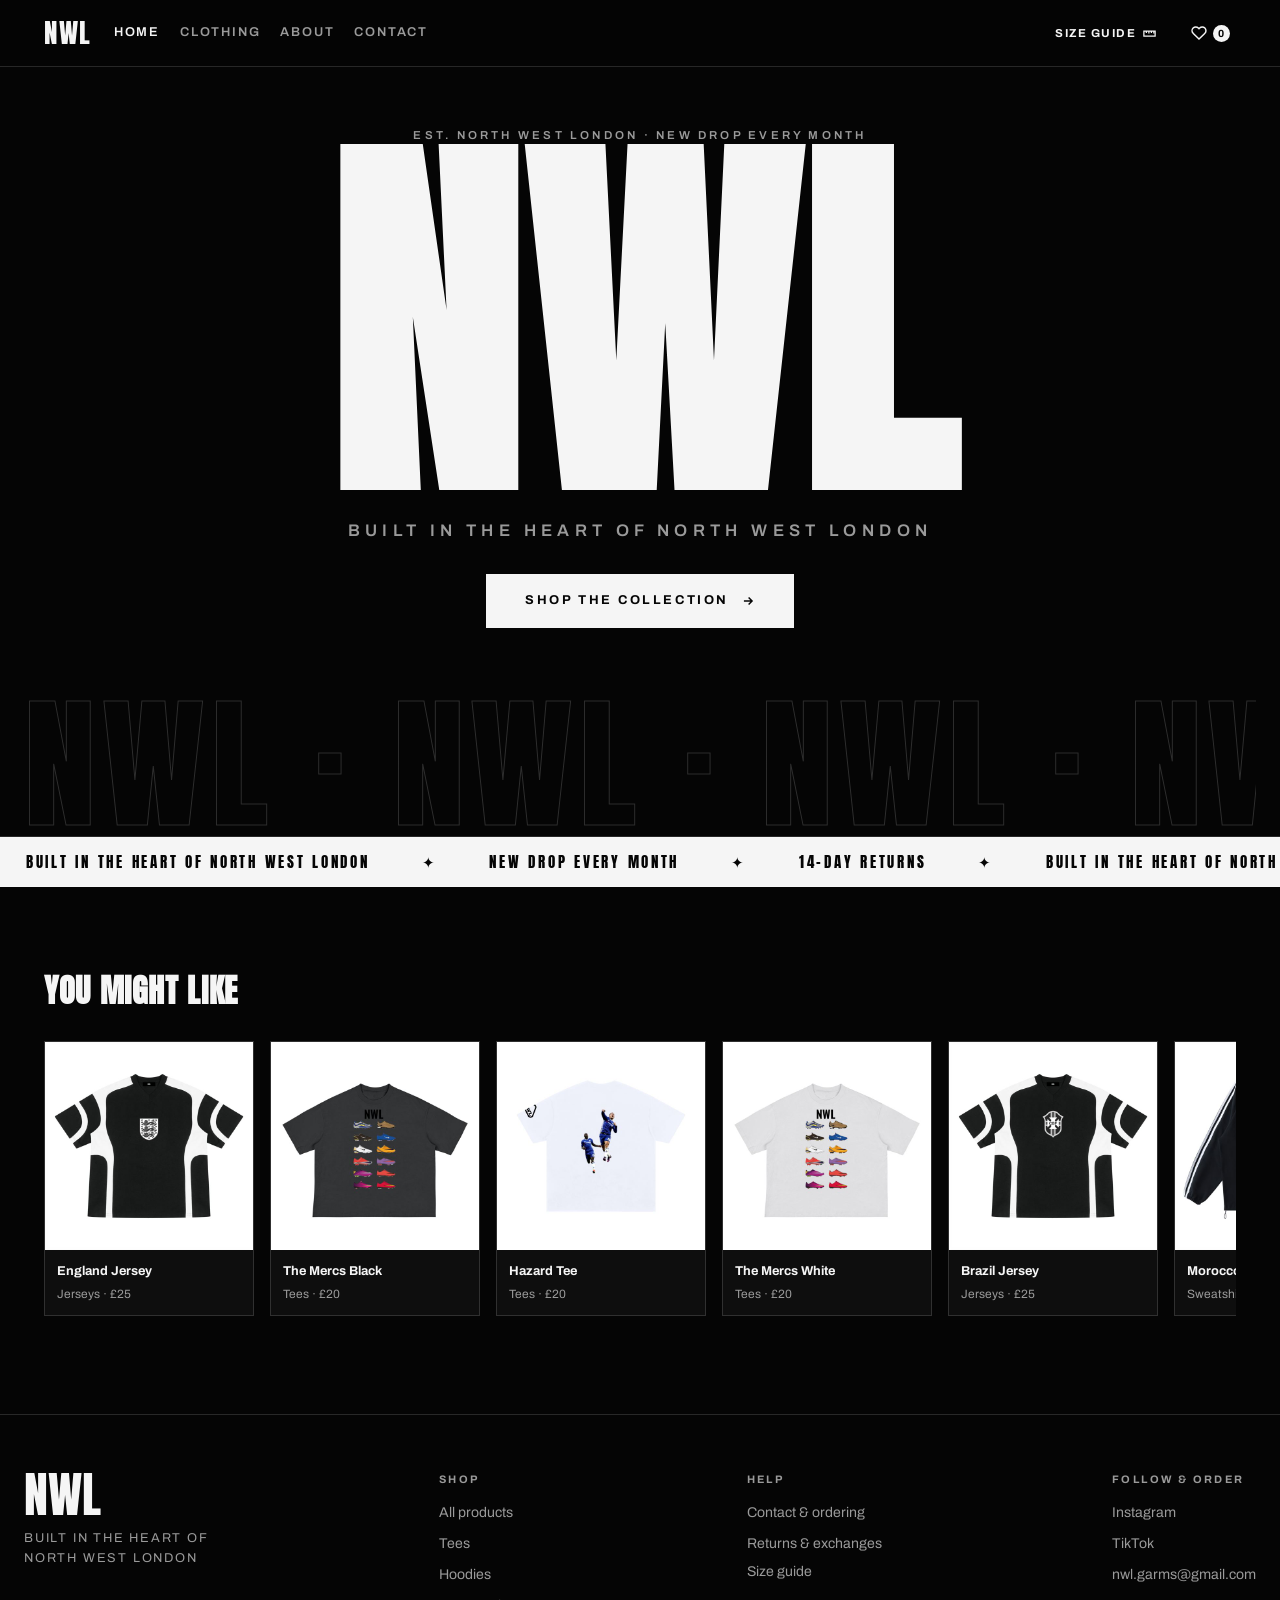
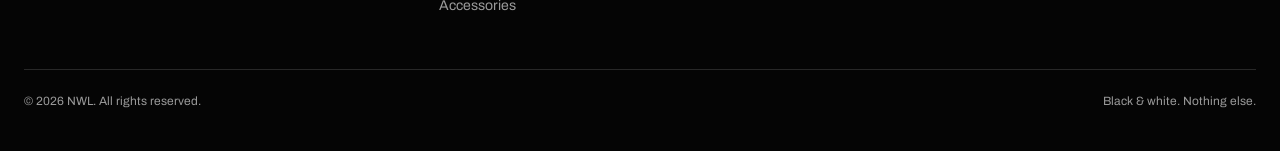
<file: index.html>
<!DOCTYPE html>
<html lang="en-GB">
<head>
  <link rel="icon" type="image/x-icon" href="/favicon.ico">
<link rel="icon" type="image/png" sizes="16x16" href="/favicon-16x16.png">
<link rel="icon" type="image/png" sizes="32x32" href="/favicon-32x32.png">
<link rel="apple-touch-icon" href="/apple-touch-icon.png">
<link rel="manifest" href="/site.webmanifest">
<meta charset="UTF-8">
<meta name="viewport" content="width=device-width, initial-scale=1.0">
<title>NWL — Built in the Heart of North West London</title>
<meta name="description" content="NWL — streetwear built in the heart of North West London. Black and white only. New drop every month. Order by email.">
<meta property="og:title" content="NWL — North West London Streetwear">
<meta property="og:description" content="Built in the heart of North West London. Black &amp; white. New drop every month.">
<meta property="og:type" content="website">
<link rel="icon" href="data:image/svg+xml,%3Csvg xmlns='http://www.w3.org/2000/svg' viewBox='0 0 64 64'%3E%3Crect width='64' height='64' fill='%23050505'/%3E%3Ctext x='32' y='42' font-family='Arial Black,Arial' font-size='24' font-weight='900' fill='%23ffffff' text-anchor='middle'%3ENWL%3C/text%3E%3C/svg%3E">
<link rel="preconnect" href="https://fonts.googleapis.com">
<link rel="preconnect" href="https://fonts.gstatic.com" crossorigin>
<link href="https://fonts.googleapis.com/css2?family=Anton&family=Archivo:wght@400;500;600;700&display=swap" rel="stylesheet">
<link rel="stylesheet" href="styles.css">
</head>
<body>

<!-- ================= NAV ================= -->
<header class="nav">
  <div class="nav-inner">
    <a href="#home" class="logo" data-page="home">NWL</a>
    <nav class="nav-links">
      <a href="#home" data-page="home">Home</a>
      <a href="#shop" data-page="shop">Clothing</a>
      <a href="#about" data-page="about">About</a>
      <a href="#contact" data-page="contact">Contact</a>
    </nav>
    <div class="nav-spacer"></div>
    <button class="icon-btn" id="sizeGuideBtn"><span class="icon-label">Size Guide</span><svg width="15" height="15" viewBox="0 0 24 24" fill="none" stroke="currentColor" stroke-width="2"><path d="M3 8h18v8H3z"/><path d="M7 8v3M11 8v4M15 8v3M19 8v4"/></svg></button>
    <button class="icon-btn" id="wishlistBtn" aria-label="Open wishlist">
      <svg width="16" height="16" viewBox="0 0 24 24" fill="none" stroke="currentColor" stroke-width="2.2"><path d="M20.8 4.6a5.5 5.5 0 0 0-7.8 0L12 5.6l-1-1a5.5 5.5 0 0 0-7.8 7.8l1 1L12 21l7.8-7.6 1-1a5.5 5.5 0 0 0 0-7.8z"/></svg>
      <span class="count-badge" id="wishCount">0</span>
    </button>
  </div>
</header>

<!-- ================= HOME PAGE ================= -->
<div class="page active" id="page-home">

<!-- ================= HERO ================= -->
<section class="hero" id="top">
  <p class="eyebrow hero-eyebrow">Est. North West London · New drop every month</p>
  <h1 class="hero-title">NWL</h1>
  <p class="hero-tag">Built in the heart of North West London</p>
  <a class="hero-cta" href="#shop" data-page="shop">Shop the collection
    <svg width="14" height="14" viewBox="0 0 24 24" fill="none" stroke="currentColor" stroke-width="2.5"><path d="M5 12h14M13 6l6 6-6 6"/></svg>
  </a>
  <div class="hero-ghost" aria-hidden="true">NWL · NWL · NWL · NWL · NWL · NWL · NWL · NWL</div>
</section>

<!-- ================= MARQUEE ================= -->
<div class="marquee" aria-hidden="true">
  <div class="marquee-track" id="marqueeTrack">
    <span>Built in the heart of North West London</span><span>✦</span>
    <span>New drop every month</span><span>✦</span>
    <span>14-day returns</span><span>✦</span>
  </div>
</div>

<!-- ================= RECOMMENDATIONS (home) ================= -->
<section class="section" id="recsSection">
  <div class="section-head">
    <h2 class="section-title" style="font-size:clamp(1.4rem,3vw,2rem)">You might like</h2>
  </div>
  <div class="row-scroll" id="recsRow"></div>
</section>

<!-- ================= RECENTLY VIEWED (home) ================= -->
<section class="section" id="recentSection" style="display:none;padding-top:0">
  <div class="section-head">
    <h2 class="section-title" style="font-size:clamp(1.4rem,3vw,2rem)">Recently viewed</h2>
  </div>
  <div class="row-scroll" id="recentRow"></div>
</section>

</div><!-- /page-home -->

<!-- ================= CLOTHING PAGE ================= -->
<div class="page" id="page-shop">
<main class="section" id="shop">
  <div class="section-head">
    <h2 class="section-title">Clothing</h2>
    <span class="result-count" id="resultCount"></span>
  </div>

  <div class="tabs" id="tabs" role="tablist" aria-label="Collections"></div>

  <div class="filters">
    <div class="filter-group">
      <span class="filter-label">Size</span>
      <div id="sizeFilters"></div>
    </div>
    <div class="filter-group">
      <span class="filter-label">Colour</span>
      <div id="colourFilters"></div>
    </div>
    <div class="filter-group">
      <span class="filter-label">Price</span>
      <div id="priceFilters"></div>
    </div>
    <button class="clear-filters" id="clearFilters">Clear all</button>
  </div>

  <div id="shopSections"></div>
</main>
</div><!-- /page-shop -->

<!-- ================= ABOUT PAGE ================= -->
<div class="page" id="page-about">
<section class="about" id="about">
  <div class="section about-grid">
    <h2 class="about-big">This is it.<br>Founded at 13,<br>in the heart of<br>North West London.</h2>
    <div class="about-copy">
      <p><strong>NWL</strong> started with one idea: make unique pieces that actually feel like where we're from.</p>
      <p>Every design is made in North West London, for anyone aged 13 to 27 who wants streetwear that isn't the same as everyone else's. Strictly black and white. New drop every month. And we're only just getting started — the plan is to expand far beyond NW.</p>
      <div class="stat-row">
        <div class="stat"><div class="stat-num">13</div><div class="stat-label">Founder's age</div></div>
        <div class="stat"><div class="stat-num">NW</div><div class="stat-label">Born &amp; built</div></div>
        <div class="stat"><div class="stat-num">1/mo</div><div class="stat-label">New drops</div></div>
      </div>
      <div class="social-row">
        <a class="insta-link" href="https://www.instagram.com/nwl.garms/" target="_blank" rel="noopener">
          <svg width="15" height="15" viewBox="0 0 24 24" fill="none" stroke="currentColor" stroke-width="2"><rect x="3" y="3" width="18" height="18" rx="5"/><circle cx="12" cy="12" r="4"/><circle cx="17.2" cy="6.8" r="1" fill="currentColor" stroke="none"/></svg>
          Instagram
        </a>
        <a class="insta-link" href="https://www.tiktok.com/@nwl.garms" target="_blank" rel="noopener">
          <svg width="15" height="15" viewBox="0 0 24 24" fill="none" stroke="currentColor" stroke-width="2"><path d="M9 11a4.5 4.5 0 1 0 4.5 4.5V3.5c.7 2.6 2.6 4.5 5.5 5"/></svg>
          TikTok
        </a>
      </div>
    </div>
  </div>
</section>
</div><!-- /page-about -->

<!-- ================= CONTACT PAGE ================= -->
<div class="page" id="page-contact">
<section class="section" id="contact">
  <div class="section-head">
    <h2 class="section-title">Contact</h2>
    <span class="result-count">Orders are placed by email — tell us what you want</span>
  </div>
  <div class="contact-grid">
    <div class="return-card">
      <div class="return-num">@</div>
      <h3>Email us to order</h3>
      <p>See something you like? Email us the piece, colour and size — we'll sort the rest. Click below to open Gmail.</p>
      <a class="contact-link gmail-link" href="https://mail.google.com/mail/?view=cm&amp;fs=1&amp;to=nwl.garms@gmail.com&amp;su=NWL%20Order" target="_blank" rel="noopener">nwl.garms@gmail.com</a>
    </div>
    <div class="return-card">
      <div class="return-num">IG</div>
      <h3>Instagram</h3>
      <p>Drops, fits and behind the scenes. DMs open.</p>
      <a class="contact-link" href="https://www.instagram.com/nwl.garms/" target="_blank" rel="noopener">@nwl.garms</a>
    </div>
    <div class="return-card">
      <div class="return-num">TT</div>
      <h3>TikTok</h3>
      <p>New pieces first. Follow so you never miss a drop.</p>
      <a class="contact-link" href="https://www.tiktok.com/@nwl.garms" target="_blank" rel="noopener">@nwl.garms</a>
    </div>
  </div>

  <h3 style="font-family:var(--display);font-size:1.4rem;letter-spacing:.04em;text-transform:uppercase;margin-bottom:16px">Send us a message</h3>
  <div class="contact-form">
    <label for="cfName">Your name</label>
    <input id="cfName" type="text" placeholder="Name" autocomplete="off">
    <label for="cfMsg">Message</label>
    <textarea id="cfMsg" rows="5" placeholder="What piece are you after? Include colour and size."></textarea>
    <button class="btn-primary" id="cfSend" style="flex:none">Open in Gmail</button>
    <p class="qv-note">This opens Gmail with your message ready to send to nwl.garms@gmail.com.</p>
  </div>
</section>

<!-- ================= RETURNS ================= -->
<section class="section" id="returns" style="padding-top:0">
  <div class="section-head">
    <h2 class="section-title">Returns</h2>
  </div>
  <div class="returns-grid">
    <div class="return-card">
      <div class="return-num">14</div>
      <h3>Days to return</h3>
      <p>Changed your mind? You've got 14 days from receiving your order to send items back — unworn, unwashed and with tags on.</p>
    </div>
    <div class="return-card">
      <div class="return-num">⇄</div>
      <h3>Exchanges allowed</h3>
      <p>Wrong size? No stress. Swap for a different size or colourway within the same 14-day window.</p>
    </div>
  </div>
</section>
</div><!-- /page-contact -->

<!-- ================= FOOTER ================= -->
<footer>
  <div class="footer-inner">
    <div>
      <div class="footer-logo">NWL</div>
      <p style="color:var(--muted);font-size:.8rem;margin-top:10px;letter-spacing:.14em;text-transform:uppercase">Built in the heart of<br>North West London</p>
    </div>
    <div class="footer-col">
      <h4>Shop</h4>
      <a href="#shop" data-col-link="All">All products</a>
      <a href="#shop" data-col-link="Tees">Tees</a>
      <a href="#shop" data-col-link="Hoodies">Hoodies</a>
      <a href="#shop" data-col-link="Accessories">Accessories</a>
    </div>
    <div class="footer-col">
      <h4>Help</h4>
      <a href="#contact">Contact &amp; ordering</a>
      <a href="#contact">Returns &amp; exchanges</a>
      <button class="footer-link-btn" id="sizeGuideFooter" style="display:block;color:var(--muted);font-size:.88rem;margin-bottom:9px;padding:0;text-align:left">Size guide</button>
    </div>
    <div class="footer-col">
      <h4>Follow &amp; order</h4>
      <a href="https://www.instagram.com/nwl.garms/" target="_blank" rel="noopener">Instagram</a>
      <a href="https://www.tiktok.com/@nwl.garms" target="_blank" rel="noopener">TikTok</a>
      <a class="gmail-link" href="https://mail.google.com/mail/?view=cm&amp;fs=1&amp;to=nwl.garms@gmail.com&amp;su=NWL%20Order" target="_blank" rel="noopener">nwl.garms@gmail.com</a>
    </div>
  </div>
  <div class="footer-base">
    <span>© 2026 NWL. All rights reserved.</span>
    <span>Black &amp; white. Nothing else.</span>
  </div>
</footer>

<!-- ================= QUICK VIEW MODAL ================= -->
<div class="overlay" id="qvOverlay" role="dialog" aria-modal="true" aria-label="Product quick view">
  <div class="modal">
    <button class="modal-close" data-close="qvOverlay" aria-label="Close">✕</button>
    <div class="qv-grid">
      <div class="qv-img has-photo" id="qvImg"></div>
      <div class="qv-body">
        <div>
          <div class="card-cat" id="qvCat"></div>
          <h3 class="qv-name" id="qvName"></h3>
        </div>
        <div class="qv-price" id="qvPrice"></div>
        <div>
          <div class="qv-label">Colour</div>
          <div class="card-colour" id="qvColour"></div>
        </div>
        <div>
          <div class="qv-label">Size</div>
          <div class="size-row" id="qvSizes"></div>
        </div>
        <div class="qv-actions">
          <button class="btn-primary" id="qvOrder">Email to order</button>
          <button class="btn-ghost" id="qvAddWish">♡ Save</button>
        </div>
        <p class="qv-note">Pick a size, then "Email to order" opens Gmail with your order ready to send. 14-day returns &amp; exchanges.</p>
      </div>
    </div>
    <div class="qv-recs">
      <h4>Goes well with</h4>
      <div class="row-scroll" id="qvRecsRow"></div>
    </div>
  </div>
</div>

<!-- ================= SIZE GUIDE MODAL ================= -->
<div class="overlay" id="sizeOverlay" role="dialog" aria-modal="true" aria-label="Size guide">
  <div class="modal small-modal">
    <button class="modal-close" data-close="sizeOverlay" aria-label="Close">✕</button>
    <h3>Size Guide</h3>
    <table class="size-table">
      <thead><tr><th>Size</th><th>Chest (cm)</th><th>Length (cm)</th><th>Waist (cm)</th></tr></thead>
      <tbody>
        <tr><td>XS</td><td>88–94</td><td>66</td><td>66–71</td></tr>
        <tr><td>S</td><td>94–100</td><td>69</td><td>71–76</td></tr>
        <tr><td>M</td><td>100–106</td><td>72</td><td>76–81</td></tr>
        <tr><td>L</td><td>106–112</td><td>75</td><td>81–86</td></tr>
        <tr><td>XL</td><td>112–118</td><td>78</td><td>86–92</td></tr>
      </tbody>
    </table>
    <p class="size-note">NWL fits true to size with a relaxed streetwear cut. Between sizes? Size up for an oversized fit. Accessories are one size.</p>
  </div>
</div>

<!-- ================= WISHLIST MODAL ================= -->
<div class="overlay" id="wishOverlay" role="dialog" aria-modal="true" aria-label="Wishlist">
  <div class="modal small-modal">
    <button class="modal-close" data-close="wishOverlay" aria-label="Close">✕</button>
    <h3>Wishlist</h3>
    <div id="wishList"></div>
  </div>
</div>

<div class="toast" id="toast" role="status" aria-live="polite"></div>
<script src="script.js"></script>
</body>
</html>
</file>
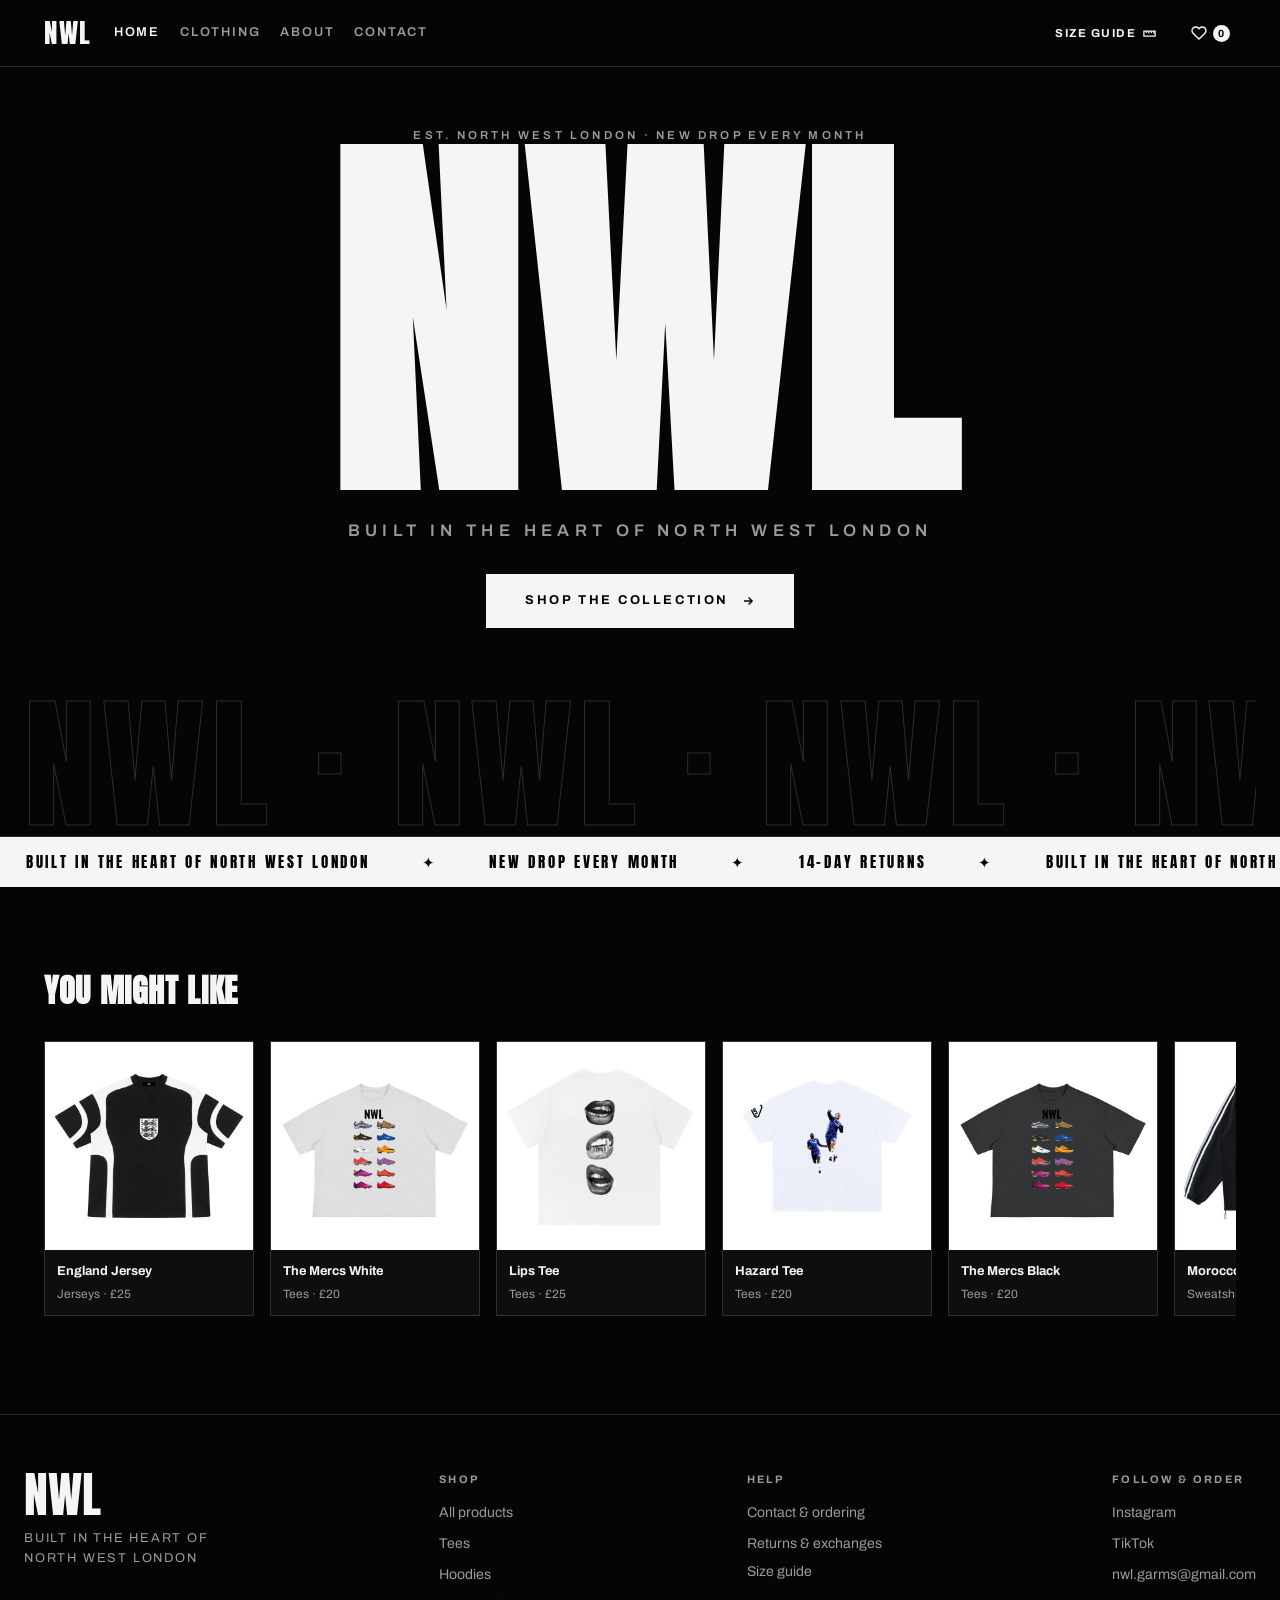
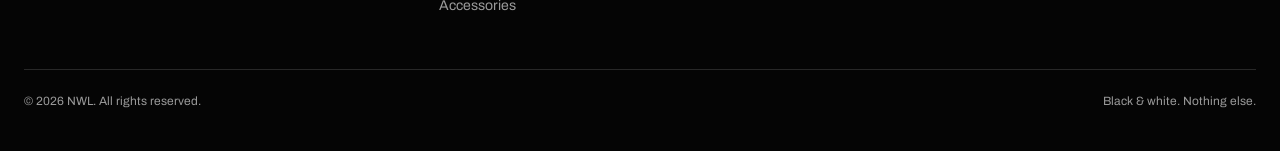
<file: index_1.html>
<!DOCTYPE html>
<html lang="en-GB">
<head>
<meta charset="UTF-8">
<meta name="viewport" content="width=device-width, initial-scale=1.0">
<title>NWL — Built in the Heart of North West London</title>
<meta name="description" content="NWL — streetwear built in the heart of North West London. Black and white only. New drop every month. Order by email.">
<meta property="og:title" content="NWL — North West London Streetwear">
<meta property="og:description" content="Built in the heart of North West London. Black &amp; white. New drop every month.">
<meta property="og:type" content="website">
<link rel="icon" href="data:image/svg+xml,%3Csvg xmlns='http://www.w3.org/2000/svg' viewBox='0 0 64 64'%3E%3Crect width='64' height='64' fill='%23050505'/%3E%3Ctext x='32' y='42' font-family='Arial Black,Arial' font-size='24' font-weight='900' fill='%23ffffff' text-anchor='middle'%3ENWL%3C/text%3E%3C/svg%3E">
<link rel="preconnect" href="https://fonts.googleapis.com">
<link rel="preconnect" href="https://fonts.gstatic.com" crossorigin>
<link href="https://fonts.googleapis.com/css2?family=Anton&family=Archivo:wght@400;500;600;700&display=swap" rel="stylesheet">
<link rel="stylesheet" href="styles.css">
</head>
<body>

<!-- ================= NAV ================= -->
<header class="nav">
  <div class="nav-inner">
    <a href="#home" class="logo" data-page="home">NWL</a>
    <nav class="nav-links">
      <a href="#home" data-page="home">Home</a>
      <a href="#shop" data-page="shop">Clothing</a>
      <a href="#about" data-page="about">About</a>
      <a href="#contact" data-page="contact">Contact</a>
    </nav>
    <div class="nav-spacer"></div>
    <button class="icon-btn" id="sizeGuideBtn"><span class="icon-label">Size Guide</span><svg width="15" height="15" viewBox="0 0 24 24" fill="none" stroke="currentColor" stroke-width="2"><path d="M3 8h18v8H3z"/><path d="M7 8v3M11 8v4M15 8v3M19 8v4"/></svg></button>
    <button class="icon-btn" id="wishlistBtn" aria-label="Open wishlist">
      <svg width="16" height="16" viewBox="0 0 24 24" fill="none" stroke="currentColor" stroke-width="2.2"><path d="M20.8 4.6a5.5 5.5 0 0 0-7.8 0L12 5.6l-1-1a5.5 5.5 0 0 0-7.8 7.8l1 1L12 21l7.8-7.6 1-1a5.5 5.5 0 0 0 0-7.8z"/></svg>
      <span class="count-badge" id="wishCount">0</span>
    </button>
  </div>
</header>

<!-- ================= HOME PAGE ================= -->
<div class="page active" id="page-home">

<!-- ================= HERO ================= -->
<section class="hero" id="top">
  <p class="eyebrow hero-eyebrow">Est. North West London · New drop every month</p>
  <h1 class="hero-title">NWL</h1>
  <p class="hero-tag">Built in the heart of North West London</p>
  <a class="hero-cta" href="#shop" data-page="shop">Shop the collection
    <svg width="14" height="14" viewBox="0 0 24 24" fill="none" stroke="currentColor" stroke-width="2.5"><path d="M5 12h14M13 6l6 6-6 6"/></svg>
  </a>
  <div class="hero-ghost" aria-hidden="true">NWL · NWL · NWL · NWL · NWL · NWL · NWL · NWL</div>
</section>

<!-- ================= MARQUEE ================= -->
<div class="marquee" aria-hidden="true">
  <div class="marquee-track" id="marqueeTrack">
    <span>Built in the heart of North West London</span><span>✦</span>
    <span>New drop every month</span><span>✦</span>
    <span>14-day returns</span><span>✦</span>
  </div>
</div>

<!-- ================= RECOMMENDATIONS (home) ================= -->
<section class="section" id="recsSection">
  <div class="section-head">
    <h2 class="section-title" style="font-size:clamp(1.4rem,3vw,2rem)">You might like</h2>
  </div>
  <div class="row-scroll" id="recsRow"></div>
</section>

<!-- ================= RECENTLY VIEWED (home) ================= -->
<section class="section" id="recentSection" style="display:none;padding-top:0">
  <div class="section-head">
    <h2 class="section-title" style="font-size:clamp(1.4rem,3vw,2rem)">Recently viewed</h2>
  </div>
  <div class="row-scroll" id="recentRow"></div>
</section>

</div><!-- /page-home -->

<!-- ================= CLOTHING PAGE ================= -->
<div class="page" id="page-shop">
<main class="section" id="shop">
  <div class="section-head">
    <h2 class="section-title">Clothing</h2>
    <span class="result-count" id="resultCount"></span>
  </div>

  <div class="tabs" id="tabs" role="tablist" aria-label="Collections"></div>

  <div class="filters">
    <div class="filter-group">
      <span class="filter-label">Size</span>
      <div id="sizeFilters"></div>
    </div>
    <div class="filter-group">
      <span class="filter-label">Colour</span>
      <div id="colourFilters"></div>
    </div>
    <div class="filter-group">
      <span class="filter-label">Price</span>
      <div id="priceFilters"></div>
    </div>
    <button class="clear-filters" id="clearFilters">Clear all</button>
  </div>

  <div id="shopSections"></div>
</main>
</div><!-- /page-shop -->

<!-- ================= ABOUT PAGE ================= -->
<div class="page" id="page-about">
<section class="about" id="about">
  <div class="section about-grid">
    <h2 class="about-big">This is it.<br>Founded at 13,<br>in the heart of<br>North West London.</h2>
    <div class="about-copy">
      <p><strong>NWL</strong> started with one idea: make unique pieces that actually feel like where we're from.</p>
      <p>Every design is made in North West London, for anyone aged 13 to 27 who wants streetwear that isn't the same as everyone else's. Strictly black and white. New drop every month. And we're only just getting started — the plan is to expand far beyond NW.</p>
      <div class="stat-row">
        <div class="stat"><div class="stat-num">13</div><div class="stat-label">Founder's age</div></div>
        <div class="stat"><div class="stat-num">NW</div><div class="stat-label">Born &amp; built</div></div>
        <div class="stat"><div class="stat-num">1/mo</div><div class="stat-label">New drops</div></div>
      </div>
      <div class="social-row">
        <a class="insta-link" href="https://www.instagram.com/nwl.garms/" target="_blank" rel="noopener">
          <svg width="15" height="15" viewBox="0 0 24 24" fill="none" stroke="currentColor" stroke-width="2"><rect x="3" y="3" width="18" height="18" rx="5"/><circle cx="12" cy="12" r="4"/><circle cx="17.2" cy="6.8" r="1" fill="currentColor" stroke="none"/></svg>
          Instagram
        </a>
        <a class="insta-link" href="https://www.tiktok.com/@nwl.garms" target="_blank" rel="noopener">
          <svg width="15" height="15" viewBox="0 0 24 24" fill="none" stroke="currentColor" stroke-width="2"><path d="M9 11a4.5 4.5 0 1 0 4.5 4.5V3.5c.7 2.6 2.6 4.5 5.5 5"/></svg>
          TikTok
        </a>
      </div>
    </div>
  </div>
</section>
</div><!-- /page-about -->

<!-- ================= CONTACT PAGE ================= -->
<div class="page" id="page-contact">
<section class="section" id="contact">
  <div class="section-head">
    <h2 class="section-title">Contact</h2>
    <span class="result-count">Orders are placed by email — tell us what you want</span>
  </div>
  <div class="contact-grid">
    <div class="return-card">
      <div class="return-num">@</div>
      <h3>Email us to order</h3>
      <p>See something you like? Email us the piece, colour and size — we'll sort the rest. Click below to open Gmail.</p>
      <a class="contact-link gmail-link" href="https://mail.google.com/mail/?view=cm&amp;fs=1&amp;to=nwl.garms@gmail.com&amp;su=NWL%20Order" target="_blank" rel="noopener">nwl.garms@gmail.com</a>
    </div>
    <div class="return-card">
      <div class="return-num">IG</div>
      <h3>Instagram</h3>
      <p>Drops, fits and behind the scenes. DMs open.</p>
      <a class="contact-link" href="https://www.instagram.com/nwl.garms/" target="_blank" rel="noopener">@nwl.garms</a>
    </div>
    <div class="return-card">
      <div class="return-num">TT</div>
      <h3>TikTok</h3>
      <p>New pieces first. Follow so you never miss a drop.</p>
      <a class="contact-link" href="https://www.tiktok.com/@nwl.garms" target="_blank" rel="noopener">@nwl.garms</a>
    </div>
  </div>

  <h3 style="font-family:var(--display);font-size:1.4rem;letter-spacing:.04em;text-transform:uppercase;margin-bottom:16px">Send us a message</h3>
  <div class="contact-form">
    <label for="cfName">Your name</label>
    <input id="cfName" type="text" placeholder="Name" autocomplete="off">
    <label for="cfMsg">Message</label>
    <textarea id="cfMsg" rows="5" placeholder="What piece are you after? Include colour and size."></textarea>
    <button class="btn-primary" id="cfSend" style="flex:none">Open in Gmail</button>
    <p class="qv-note">This opens Gmail with your message ready to send to nwl.garms@gmail.com.</p>
  </div>
</section>

<!-- ================= RETURNS ================= -->
<section class="section" id="returns" style="padding-top:0">
  <div class="section-head">
    <h2 class="section-title">Returns</h2>
  </div>
  <div class="returns-grid">
    <div class="return-card">
      <div class="return-num">14</div>
      <h3>Days to return</h3>
      <p>Changed your mind? You've got 14 days from receiving your order to send items back — unworn, unwashed and with tags on.</p>
    </div>
    <div class="return-card">
      <div class="return-num">⇄</div>
      <h3>Exchanges allowed</h3>
      <p>Wrong size? No stress. Swap for a different size or colourway within the same 14-day window.</p>
    </div>
  </div>
</section>
</div><!-- /page-contact -->

<!-- ================= FOOTER ================= -->
<footer>
  <div class="footer-inner">
    <div>
      <div class="footer-logo">NWL</div>
      <p style="color:var(--muted);font-size:.8rem;margin-top:10px;letter-spacing:.14em;text-transform:uppercase">Built in the heart of<br>North West London</p>
    </div>
    <div class="footer-col">
      <h4>Shop</h4>
      <a href="#shop" data-col-link="All">All products</a>
      <a href="#shop" data-col-link="Tees">Tees</a>
      <a href="#shop" data-col-link="Hoodies">Hoodies</a>
      <a href="#shop" data-col-link="Accessories">Accessories</a>
    </div>
    <div class="footer-col">
      <h4>Help</h4>
      <a href="#contact">Contact &amp; ordering</a>
      <a href="#contact">Returns &amp; exchanges</a>
      <button class="footer-link-btn" id="sizeGuideFooter" style="display:block;color:var(--muted);font-size:.88rem;margin-bottom:9px;padding:0;text-align:left">Size guide</button>
    </div>
    <div class="footer-col">
      <h4>Follow &amp; order</h4>
      <a href="https://www.instagram.com/nwl.garms/" target="_blank" rel="noopener">Instagram</a>
      <a href="https://www.tiktok.com/@nwl.garms" target="_blank" rel="noopener">TikTok</a>
      <a class="gmail-link" href="https://mail.google.com/mail/?view=cm&amp;fs=1&amp;to=nwl.garms@gmail.com&amp;su=NWL%20Order" target="_blank" rel="noopener">nwl.garms@gmail.com</a>
    </div>
  </div>
  <div class="footer-base">
    <span>© 2026 NWL. All rights reserved.</span>
    <span>Black &amp; white. Nothing else.</span>
  </div>
</footer>

<!-- ================= QUICK VIEW MODAL ================= -->
<div class="overlay" id="qvOverlay" role="dialog" aria-modal="true" aria-label="Product quick view">
  <div class="modal">
    <button class="modal-close" data-close="qvOverlay" aria-label="Close">✕</button>
    <div class="qv-grid">
      <div class="qv-img has-photo" id="qvImg"></div>
      <div class="qv-body">
        <div>
          <div class="card-cat" id="qvCat"></div>
          <h3 class="qv-name" id="qvName"></h3>
        </div>
        <div class="qv-price" id="qvPrice"></div>
        <div>
          <div class="qv-label">Colour</div>
          <div class="card-colour" id="qvColour"></div>
        </div>
        <div>
          <div class="qv-label">Size</div>
          <div class="size-row" id="qvSizes"></div>
        </div>
        <div class="qv-actions">
          <button class="btn-primary" id="qvOrder">Email to order</button>
          <button class="btn-ghost" id="qvAddWish">♡ Save</button>
        </div>
        <p class="qv-note">Pick a size, then "Email to order" opens Gmail with your order ready to send. 14-day returns &amp; exchanges.</p>
      </div>
    </div>
    <div class="qv-recs">
      <h4>Goes well with</h4>
      <div class="row-scroll" id="qvRecsRow"></div>
    </div>
  </div>
</div>

<!-- ================= SIZE GUIDE MODAL ================= -->
<div class="overlay" id="sizeOverlay" role="dialog" aria-modal="true" aria-label="Size guide">
  <div class="modal small-modal">
    <button class="modal-close" data-close="sizeOverlay" aria-label="Close">✕</button>
    <h3>Size Guide</h3>
    <table class="size-table">
      <thead><tr><th>Size</th><th>Chest (cm)</th><th>Length (cm)</th><th>Waist (cm)</th></tr></thead>
      <tbody>
        <tr><td>XS</td><td>88–94</td><td>66</td><td>66–71</td></tr>
        <tr><td>S</td><td>94–100</td><td>69</td><td>71–76</td></tr>
        <tr><td>M</td><td>100–106</td><td>72</td><td>76–81</td></tr>
        <tr><td>L</td><td>106–112</td><td>75</td><td>81–86</td></tr>
        <tr><td>XL</td><td>112–118</td><td>78</td><td>86–92</td></tr>
      </tbody>
    </table>
    <p class="size-note">NWL fits true to size with a relaxed streetwear cut. Between sizes? Size up for an oversized fit. Accessories are one size.</p>
  </div>
</div>

<!-- ================= WISHLIST MODAL ================= -->
<div class="overlay" id="wishOverlay" role="dialog" aria-modal="true" aria-label="Wishlist">
  <div class="modal small-modal">
    <button class="modal-close" data-close="wishOverlay" aria-label="Close">✕</button>
    <h3>Wishlist</h3>
    <div id="wishList"></div>
  </div>
</div>

<div class="toast" id="toast" role="status" aria-live="polite"></div>
<script src="script.js"></script>
</body>
</html>
</file>
<file: styles.css>
:root{
  --bg:#050505;
  --panel:#0e0e0e;
  --panel-2:#141414;
  --ink:#f5f5f5;
  --muted:#9a9a9a;
  --line:rgba(255,255,255,.14);
  --line-strong:rgba(255,255,255,.3);
  --display:'Anton',sans-serif;
  --body:'Archivo',sans-serif;
}
*{margin:0;padding:0;box-sizing:border-box}
html{scroll-behavior:smooth}
body{background:var(--bg);color:var(--ink);font-family:var(--body);line-height:1.55;-webkit-font-smoothing:antialiased}
img{max-width:100%;display:block}
button{font-family:var(--body);cursor:pointer;color:inherit;background:none;border:none}
a{color:inherit;text-decoration:none}
:focus-visible{outline:2px solid var(--ink);outline-offset:3px}
::selection{background:var(--ink);color:var(--bg)}

.eyebrow{font-size:.72rem;letter-spacing:.28em;text-transform:uppercase;color:var(--muted);font-weight:600}
.section{padding:88px 24px;max-width:1240px;margin:0 auto}
.section-head{display:flex;align-items:baseline;justify-content:space-between;gap:16px;flex-wrap:wrap;margin-bottom:34px}
.section-title{font-family:var(--display);font-size:clamp(2rem,5vw,3.2rem);letter-spacing:.02em;text-transform:uppercase;line-height:1}

/* ---------- Nav ---------- */
.nav{position:sticky;top:0;z-index:60;background:rgba(5,5,5,.92);backdrop-filter:blur(10px);border-bottom:1px solid var(--line)}
.nav-inner{max-width:1240px;margin:0 auto;padding:0 24px;height:66px;display:flex;align-items:center;gap:22px}
.logo{font-family:var(--display);font-size:1.7rem;letter-spacing:.06em;line-height:1}
.nav-links{display:flex;gap:20px;font-size:.8rem;letter-spacing:.14em;text-transform:uppercase;font-weight:600;color:var(--muted)}
.nav-links a:hover{color:var(--ink)}
.nav-spacer{flex:1}
.icon-btn{position:relative;display:flex;align-items:center;gap:6px;font-size:.72rem;letter-spacing:.12em;text-transform:uppercase;font-weight:700;padding:8px 6px}
.icon-btn:hover{opacity:.75}
.count-badge{background:var(--ink);color:var(--bg);font-size:.65rem;min-width:17px;height:17px;border-radius:99px;display:inline-flex;align-items:center;justify-content:center;padding:0 4px;font-weight:700}

/* ---------- Hero ---------- */
.hero{position:relative;overflow:hidden;border-bottom:1px solid var(--line);padding:60px 24px 0;text-align:center}
.hero-eyebrow{margin-bottom:10px}
.hero-title{font-family:var(--display);font-size:clamp(6rem,30vw,24rem);line-height:.9;letter-spacing:.01em;user-select:none}
.hero-ghost{font-family:var(--display);font-size:clamp(3rem,12vw,9rem);line-height:1;color:transparent;-webkit-text-stroke:1px rgba(255,255,255,.16);letter-spacing:.04em;user-select:none;white-space:nowrap;overflow:hidden}
.hero-tag{font-size:clamp(.85rem,2vw,1.05rem);letter-spacing:.32em;text-transform:uppercase;color:var(--muted);margin:18px 0 30px;font-weight:600}
.hero-cta{display:inline-flex;align-items:center;gap:12px;border:1px solid var(--ink);background:var(--ink);color:var(--bg);font-weight:700;font-size:.8rem;letter-spacing:.2em;text-transform:uppercase;padding:16px 38px;margin-bottom:64px;transition:background .2s,color .2s}
.hero-cta:hover{background:transparent;color:var(--ink)}

/* ---------- Marquee ---------- */
.marquee{border-top:1px solid var(--line);border-bottom:1px solid var(--line);overflow:hidden;background:var(--ink);color:var(--bg)}
.marquee-track{display:flex;width:max-content;animation:scroll 28s linear infinite;padding:12px 0}
.marquee span{font-family:var(--display);font-size:.95rem;letter-spacing:.18em;text-transform:uppercase;white-space:nowrap;padding:0 26px}
@keyframes scroll{from{transform:translateX(0)}to{transform:translateX(-50%)}}
@media(prefers-reduced-motion:reduce){
  .marquee-track{animation:none;flex-wrap:wrap;width:100%}
  html{scroll-behavior:auto}
}

/* ---------- Shop ---------- */
.tabs{display:flex;gap:8px;flex-wrap:wrap;margin-bottom:20px}
.tab{border:1px solid var(--line);padding:9px 18px;font-size:.75rem;letter-spacing:.14em;text-transform:uppercase;font-weight:700;color:var(--muted);transition:all .15s}
.tab:hover{border-color:var(--line-strong);color:var(--ink)}
.tab.active{background:var(--ink);color:var(--bg);border-color:var(--ink)}
.filters{display:flex;gap:26px;flex-wrap:wrap;border:1px solid var(--line);background:var(--panel);padding:16px 20px;margin-bottom:34px}
.filter-group{display:flex;align-items:center;gap:10px;flex-wrap:wrap}
.filter-label{font-size:.68rem;letter-spacing:.2em;text-transform:uppercase;color:var(--muted);font-weight:700}
.chip{border:1px solid var(--line);padding:6px 13px;font-size:.75rem;font-weight:600;color:var(--muted);transition:all .15s}
.chip:hover{color:var(--ink);border-color:var(--line-strong)}
.chip.active{background:var(--ink);color:var(--bg);border-color:var(--ink)}
.clear-filters{margin-left:auto;font-size:.72rem;letter-spacing:.14em;text-transform:uppercase;font-weight:700;color:var(--muted);text-decoration:underline;text-underline-offset:4px}
.clear-filters:hover{color:var(--ink)}
.result-count{font-size:.8rem;color:var(--muted)}

.grid{display:grid;grid-template-columns:repeat(auto-fill,minmax(240px,1fr));gap:22px}
.card{border:1px solid var(--line);background:var(--panel);display:flex;flex-direction:column;transition:border-color .2s}
.card:hover{border-color:var(--line-strong)}
.card-img{position:relative;aspect-ratio:4/5;display:flex;align-items:center;justify-content:center;overflow:hidden;cursor:pointer;background:#fff}
.wish-btn{position:absolute;top:10px;right:10px;width:36px;height:36px;display:flex;align-items:center;justify-content:center;border:1px solid var(--line);background:rgba(5,5,5,.75);color:var(--ink);transition:all .15s}
.wish-btn:hover{transform:scale(1.08)}
.wish-btn.saved{background:var(--ink);color:var(--bg);border-color:var(--ink)}
.card-body{padding:16px;display:flex;flex-direction:column;gap:6px;flex:1}
.card-cat{font-size:.62rem;letter-spacing:.22em;text-transform:uppercase;color:var(--muted);font-weight:700}
.card-name{font-weight:700;font-size:.95rem;letter-spacing:.02em}
.card-foot{display:flex;align-items:center;justify-content:space-between;margin-top:auto;padding-top:8px}
.card-price{font-family:var(--display);font-size:1.05rem;letter-spacing:.04em}
.card-colour{font-size:.68rem;letter-spacing:.12em;text-transform:uppercase;color:var(--muted);display:flex;align-items:center;gap:6px;font-weight:600}
.swatch{width:11px;height:11px;border-radius:50%;border:1px solid var(--line-strong);display:inline-block}
.empty-state{grid-column:1/-1;border:1px dashed var(--line);padding:60px 24px;text-align:center;color:var(--muted)}
.empty-state strong{color:var(--ink);display:block;font-family:var(--display);font-size:1.4rem;letter-spacing:.04em;text-transform:uppercase;margin-bottom:8px}

/* ---------- Horizontal rows (recently viewed / recs) ---------- */
.row-scroll{display:grid;grid-auto-flow:column;grid-auto-columns:210px;gap:16px;overflow-x:auto;padding-bottom:10px;scrollbar-width:thin}
.mini-card{border:1px solid var(--line);background:var(--panel);cursor:pointer;transition:border-color .2s}
.mini-card:hover{border-color:var(--line-strong)}
.mini-img{aspect-ratio:1/1;display:flex;align-items:center;justify-content:center;background:#fff}
.mini-body{padding:12px}
.mini-name{font-size:.8rem;font-weight:700}
.mini-price{font-size:.75rem;color:var(--muted);margin-top:3px}

/* ---------- About ---------- */
.about{border-top:1px solid var(--line);background:var(--panel)}
.about-grid{display:grid;grid-template-columns:1fr 1fr;gap:56px;align-items:center}
.about-big{font-family:var(--display);font-size:clamp(2.4rem,6vw,4.4rem);line-height:1.02;text-transform:uppercase;letter-spacing:.01em}
.about-copy{color:var(--muted);display:flex;flex-direction:column;gap:16px;font-size:1rem}
.about-copy strong{color:var(--ink)}
.stat-row{display:flex;gap:36px;margin-top:10px;flex-wrap:wrap}
.stat .stat-num{font-family:var(--display);font-size:2rem;color:var(--ink)}
.stat .stat-label{font-size:.68rem;letter-spacing:.2em;text-transform:uppercase;font-weight:700}
.insta-link{display:inline-flex;align-items:center;gap:10px;border:1px solid var(--ink);padding:13px 26px;font-size:.75rem;letter-spacing:.18em;text-transform:uppercase;font-weight:700;margin-top:8px;width:max-content;transition:background .2s,color .2s}
.insta-link:hover{background:var(--ink);color:var(--bg)}

/* ---------- Returns ---------- */
.returns-grid{display:grid;grid-template-columns:repeat(auto-fit,minmax(240px,1fr));gap:22px}
.return-card{border:1px solid var(--line);background:var(--panel);padding:28px}
.return-card h3{font-family:var(--display);font-size:1.25rem;letter-spacing:.05em;text-transform:uppercase;margin-bottom:10px}
.return-card p{color:var(--muted);font-size:.92rem}
.return-num{font-family:var(--display);font-size:2.6rem;line-height:1;margin-bottom:14px}

/* ---------- Footer ---------- */
footer{border-top:1px solid var(--line);padding:56px 24px 40px}
.footer-inner{max-width:1240px;margin:0 auto;display:flex;flex-wrap:wrap;gap:40px;justify-content:space-between}
.footer-logo{font-family:var(--display);font-size:3rem;line-height:1}
.footer-col h4{font-size:.68rem;letter-spacing:.22em;text-transform:uppercase;color:var(--muted);margin-bottom:14px;font-weight:700}
.footer-col a,.footer-col span{display:block;font-size:.88rem;color:var(--muted);margin-bottom:9px}
.footer-col a:hover{color:var(--ink)}
.footer-base{max-width:1240px;margin:44px auto 0;padding-top:22px;border-top:1px solid var(--line);display:flex;justify-content:space-between;gap:16px;flex-wrap:wrap;font-size:.75rem;color:var(--muted)}

/* ---------- Modals ---------- */
.overlay{position:fixed;inset:0;background:rgba(0,0,0,.72);z-index:90;display:none;align-items:center;justify-content:center;padding:20px}
.overlay.open{display:flex}
.modal{background:var(--panel);border:1px solid var(--line-strong);max-width:860px;width:100%;max-height:90vh;overflow-y:auto;position:relative}
.modal-close{position:absolute;top:14px;right:14px;width:38px;height:38px;border:1px solid var(--line);display:flex;align-items:center;justify-content:center;font-size:1.1rem;background:var(--bg);z-index:2}
.modal-close:hover{background:var(--ink);color:var(--bg)}
.qv-grid{display:grid;grid-template-columns:1fr 1fr}
.qv-img{aspect-ratio:4/5;display:flex;align-items:center;justify-content:center;background:#fff}
.qv-body{padding:34px 30px;display:flex;flex-direction:column;gap:16px}
.qv-name{font-family:var(--display);font-size:1.9rem;letter-spacing:.03em;text-transform:uppercase;line-height:1.05}
.qv-price{font-family:var(--display);font-size:1.4rem}
.qv-label{font-size:.68rem;letter-spacing:.2em;text-transform:uppercase;color:var(--muted);font-weight:700;margin-bottom:8px}
.size-row{display:flex;gap:8px;flex-wrap:wrap}
.size-opt{border:1px solid var(--line);min-width:46px;padding:9px 10px;font-weight:700;font-size:.82rem;text-align:center;color:var(--muted);transition:all .15s}
.size-opt:hover{color:var(--ink);border-color:var(--line-strong)}
.size-opt.active{background:var(--ink);color:var(--bg);border-color:var(--ink)}
.qv-actions{display:flex;gap:10px;margin-top:6px}
.btn-primary{flex:1;background:var(--ink);color:var(--bg);border:1px solid var(--ink);padding:15px;font-weight:700;font-size:.78rem;letter-spacing:.18em;text-transform:uppercase;transition:background .2s,color .2s}
.btn-primary:hover{background:transparent;color:var(--ink)}
.btn-ghost{border:1px solid var(--line-strong);padding:15px 18px;font-weight:700;font-size:.78rem;letter-spacing:.14em;text-transform:uppercase}
.btn-ghost:hover{background:var(--ink);color:var(--bg);border-color:var(--ink)}
.qv-note{font-size:.78rem;color:var(--muted)}
.qv-recs{padding:0 30px 30px}
.qv-recs h4{font-size:.7rem;letter-spacing:.2em;text-transform:uppercase;color:var(--muted);margin-bottom:14px;font-weight:700}
.qv-recs .row-scroll{grid-auto-columns:150px}

.small-modal{max-width:560px;padding:38px 32px}
.small-modal h3{font-family:var(--display);font-size:1.7rem;letter-spacing:.04em;text-transform:uppercase;margin-bottom:18px}
.size-table{width:100%;border-collapse:collapse;font-size:.85rem}
.size-table th,.size-table td{border:1px solid var(--line);padding:10px 12px;text-align:center}
.size-table th{background:var(--panel-2);font-size:.68rem;letter-spacing:.16em;text-transform:uppercase;color:var(--muted)}
.size-note{font-size:.78rem;color:var(--muted);margin-top:14px}
.list-item{display:flex;align-items:center;gap:14px;border:1px solid var(--line);padding:12px 14px;margin-bottom:10px}
.list-thumb{width:52px;height:52px;flex:none;display:flex;align-items:center;justify-content:center;background:#fff}
.list-info{flex:1}
.list-name{font-weight:700;font-size:.88rem}
.list-meta{font-size:.74rem;color:var(--muted)}
.list-remove{font-size:.7rem;letter-spacing:.12em;text-transform:uppercase;font-weight:700;color:var(--muted);text-decoration:underline;text-underline-offset:3px}
.list-remove:hover{color:var(--ink)}
.modal-empty{color:var(--muted);font-size:.9rem;padding:14px 0}

/* ---------- Toast ---------- */
.toast{position:fixed;bottom:26px;left:50%;transform:translate(-50%,20px);background:var(--ink);color:var(--bg);padding:13px 26px;font-size:.78rem;letter-spacing:.14em;text-transform:uppercase;font-weight:700;z-index:120;opacity:0;pointer-events:none;transition:opacity .25s,transform .25s}
.toast.show{opacity:1;transform:translate(-50%,0)}

body.no-scroll{overflow:hidden}

/* ---------- Real product photos ---------- */
.card-img.has-photo,.mini-img.has-photo,.qv-img.has-photo{background:#fff}
.card-img.has-photo img,.mini-img.has-photo img,.qv-img.has-photo img{width:100%;height:100%;object-fit:contain;display:block}
.card-img.has-photo .wish-btn{background:rgba(255,255,255,.85);color:#050505;border-color:rgba(0,0,0,.2)}
.card-img.has-photo .wish-btn.saved{background:#050505;color:#fff;border-color:#050505}
.qv-img{position:relative}
.flip-btn{position:absolute;bottom:12px;right:12px;border:1px solid rgba(0,0,0,.25);background:rgba(255,255,255,.9);color:#050505;padding:9px 15px;font-size:.66rem;letter-spacing:.16em;text-transform:uppercase;font-weight:700}
.flip-btn:hover{background:#050505;color:#fff;border-color:#050505}
.list-thumb.has-photo{background:#fff;overflow:hidden;padding:0}
.list-thumb.has-photo img{width:100%;height:100%;object-fit:contain}

/* ---------- Pages / router ---------- */
.page{display:none}
.page.active{display:block}
.nav-links a.active{color:var(--ink)}

/* ---------- Category sections (Clothing page) ---------- */
.cat-section{margin-bottom:64px}
.cat-section:last-child{margin-bottom:0}
.cat-head{display:flex;align-items:baseline;justify-content:space-between;gap:14px;border-bottom:1px solid var(--line);padding-bottom:12px;margin-bottom:22px}
.cat-title{font-family:var(--display);font-size:1.6rem;letter-spacing:.05em;text-transform:uppercase}
.cat-count{font-size:.7rem;letter-spacing:.18em;text-transform:uppercase;color:var(--muted);font-weight:700}

/* ---------- Contact page ---------- */
.contact-grid{display:grid;grid-template-columns:repeat(auto-fit,minmax(240px,1fr));gap:22px;margin-bottom:64px}
.contact-link{display:inline-block;margin-top:12px;font-weight:700;font-size:.8rem;letter-spacing:.12em;text-transform:uppercase;text-decoration:underline;text-underline-offset:5px;color:var(--ink)}
.contact-link:hover{opacity:.7}
.contact-form{border:1px solid var(--line);background:var(--panel);padding:32px;max-width:640px;display:flex;flex-direction:column;gap:14px}
.contact-form label{font-size:.68rem;letter-spacing:.2em;text-transform:uppercase;color:var(--muted);font-weight:700}
.contact-form input,.contact-form textarea{background:var(--bg);border:1px solid var(--line);color:var(--ink);font-family:var(--body);font-size:.9rem;padding:12px;resize:vertical}
.social-row{display:flex;gap:12px;flex-wrap:wrap}

/* ---------- Responsive ---------- */
@media(max-width:820px){
  .nav-inner{gap:12px;padding:0 14px}
  .nav-links{gap:12px;font-size:.72rem}
  .about-grid,.qv-grid{grid-template-columns:1fr}
  .section{padding:60px 18px}
  .icon-btn span.icon-label{display:none}
}
</file>
